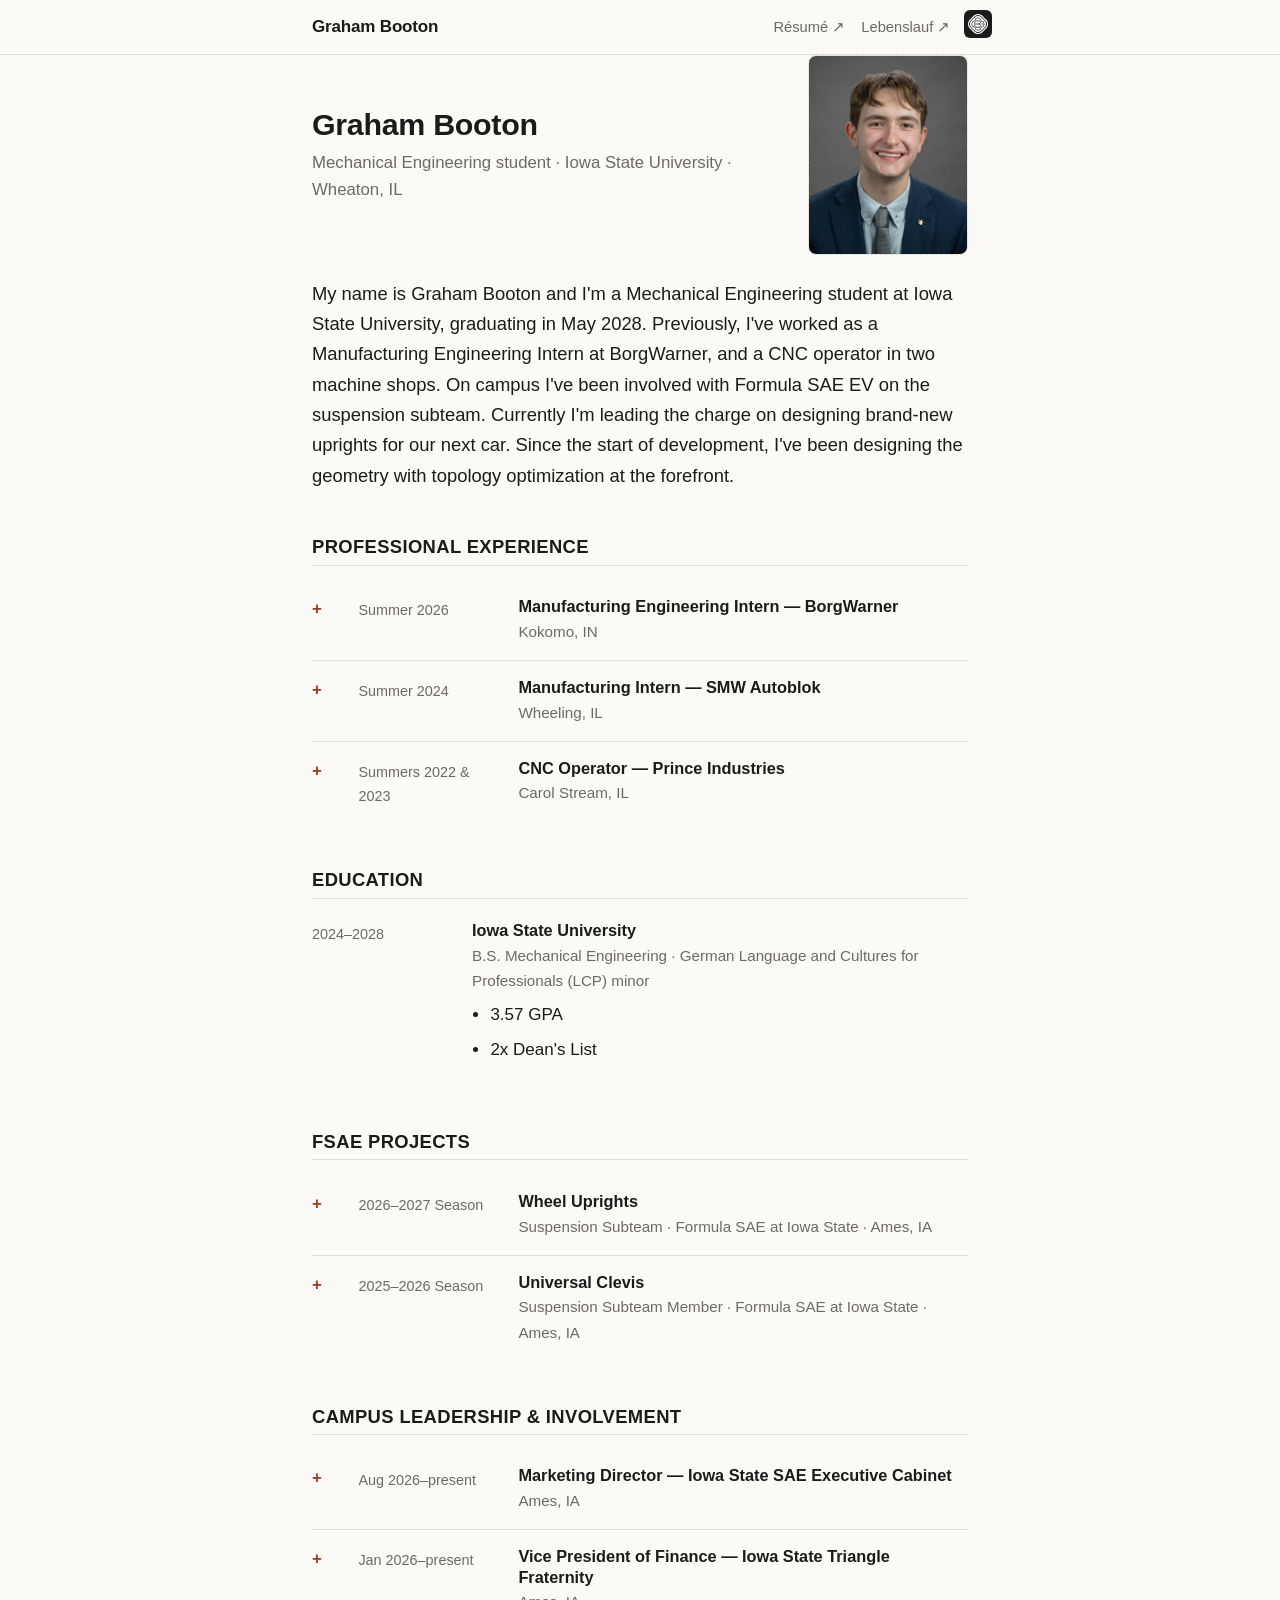
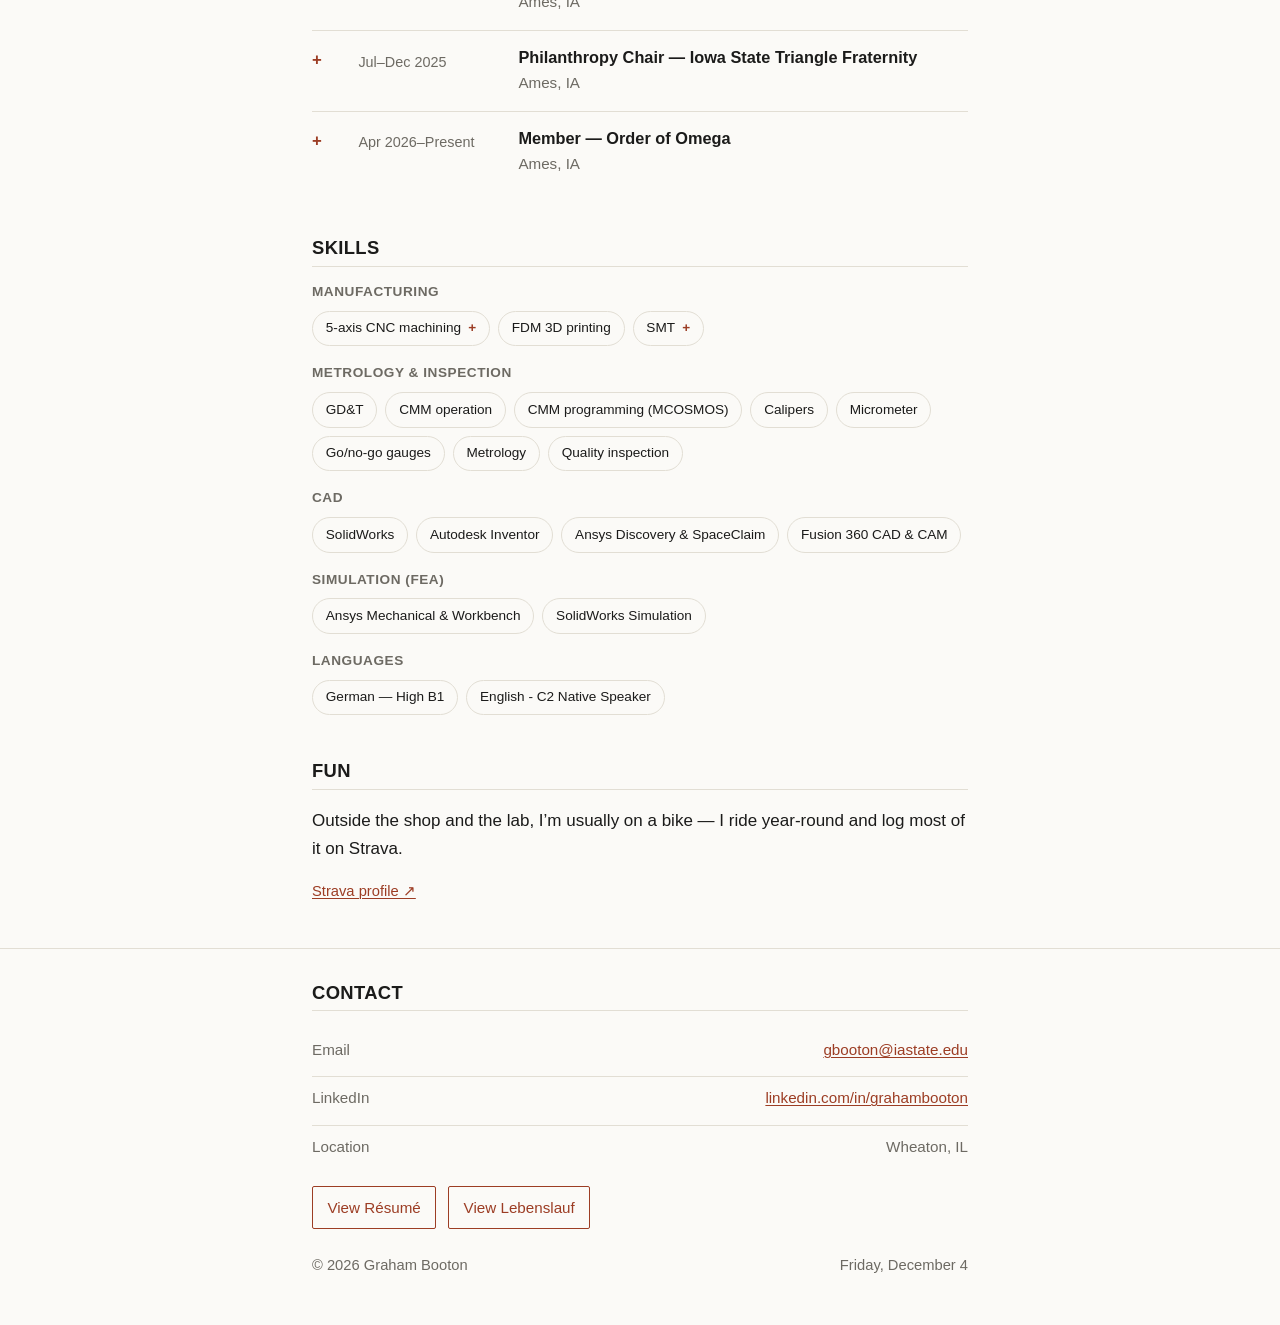
<file: index.html>
<!DOCTYPE html>
<html lang="en">
<head>
  <meta charset="utf-8">
  <meta name="viewport" content="width=device-width, initial-scale=1">
  <title>Graham Booton — Mechanical Engineering</title>
  <meta name="description" content="Graham Booton — Mechanical Engineering student at Iowa State University. Manufacturing, metrology, FEA, and Formula SAE.">
  <link rel="stylesheet" href="styles.css">
  <link rel="icon" type="image/png" href="favicon.png">
</head>
<body>

<!-- ======================================================================
     HEADER / NAV — a similar header sits at the top of resume.html and
     lebenslauf.html. If you change a nav link, check all three files.
     ====================================================================== -->
<header class="site-header">
  <div class="wrap">
    <a class="name" href="index.html">Graham Booton</a>
    <nav class="site-nav">
      <a href="resume.html" target="_blank" rel="noopener">Résumé ↗</a>
      <a href="lebenslauf.html" target="_blank" rel="noopener">Lebenslauf ↗</a>
    </nav>
    <img class="site-mark" src="favicon.png" width="30" height="30" alt="" aria-hidden="true">
  </div>
</header>

<main class="wrap">

  <!-- ==================================================================
       SUMMARY / OBJECTIVE
       ================================================================== -->
  <section id="about">
    <div class="about-grid">
      <div class="about-text">
        <h1>Graham Booton</h1>
        <p class="tagline">Mechanical Engineering student · Iowa State University · Wheaton, IL</p>
      </div>

      <!-- PROFILE PHOTO: save your photo as assets/profile.jpg (portrait,
           roughly 4:5, ~800px wide is plenty). Until that file exists, the
           placeholder box below shows instead. For a .png, change the src. -->
      <div class="profile-photo">
        <img src="assets/profile.jpg" alt="Photo of Graham Booton" onerror="this.remove()">
      </div>
    </div>

    <p class="lede">
      My name is Graham Booton and I'm a Mechanical Engineering student at Iowa State University, graduating in May 2028. Previously, I've worked as a Manufacturing Engineering Intern at BorgWarner, and a CNC operator in two machine shops.

      On campus I've been involved with Formula SAE EV on the suspension subteam. Currently I'm leading the charge on designing brand-new uprights for our next car. Since the start of development, I've been designing the geometry with topology optimization at the forefront.
    </p>
  </section>

  <!-- ==================================================================
       PROFESSIONAL EXPERIENCE (reverse chronological)
       Each job is a <details class="entry">. Copy one block to add a job —
       the summary is the always-visible header (click, or the + icon, to
       expand); the bullets go in the div.details-body underneath.
       ================================================================== -->
  <section id="experience">
    <h2>Professional Experience</h2>

    <details class="entry">
      <summary>
        <span class="when">Summer 2026</span>
        <span class="title">
          <h3>Manufacturing Engineering Intern &mdash; BorgWarner</h3>
          <p class="where">Kokomo, IN</p>
        </span>
      </summary>
      <div class="details-body">
        <p class="detail-label">Description</p>
        <ul>
          <li>
            Designed an LVDT-based inspection station for dual-sided thickness
            measurement with a target repeatability of 5&nbsp;&micro;m,
            replacing a manual nine-point micrometer inspection &mdash;
            an estimated 70% cycle-time reduction, eliminating 5 labor
            hours per week.
          </li>
          <li>
            Supported production of prototype Viper power switches for
            next-gen EV inverters by operating SMT pick-and-place machinery
            and verifying quality through X-ray, ultrasound, and microscope
            inspection.
          </li>
        </ul>

        <p class="detail-label">Skills</p>
        <!-- SKILLS: add or remove <li> chips for this role -->
        <ul class="tags" aria-label="Skills used">
          <li>LVDT measurement</li>
          <li>Inspection station design</li>
          <li>SMT pick-and-place</li>
          <li>X-ray inspection</li>
          <li>Ultrasound inspection</li>
          <li>Microscopy</li>
        </ul>
      </div>
    </details>

    <details class="entry">
      <summary>
        <span class="when">Summer 2024</span>
        <span class="title">
          <h3>Manufacturing Intern &mdash; SMW Autoblok</h3>
          <p class="where">Wheeling, IL</p>
        </span>
      </summary>
      <div class="details-body">
        <p class="detail-label">Description</p>
        <ul>
          <li>
            Gained CMM expertise independently and trained staff to
            perform in-process inspections on the shop floor, eliminating
            dependence on an inspection lab with a 2&ndash;8 hour queue.
          </li>
          <li>Set up and operated Mazak and DMG Mori 5-axis machining centers.</li>
        </ul>

        <p class="detail-label">Skills</p>
        <!-- SKILLS: add or remove <li> chips for this role -->
        <ul class="tags" aria-label="Skills used">
          <li>CMM operation</li>
          <li>In-process inspection</li>
          <li>5-axis machining</li>
          <li>Staff training</li>
        </ul>

        <p class="detail-label">Equipment Operated</p>
        <ul class="tags" aria-label="Equipment operated">
          <li>Mitutoyo CRYSTA-PLUS M443 CMM</li>
          <li>Mazak VARIAXIS i-500 5-axis machining center</li>
          <li>Mazak MTV series vertical machining center</li>
        </ul>
      </div>
    </details>

    <details class="entry">
      <summary>
        <span class="when">Summers 2022 &amp; 2023</span>
        <span class="title">
          <h3>CNC Operator &mdash; Prince Industries</h3>
          <p class="where">Carol Stream, IL</p>
        </span>
      </summary>
      <div class="details-body">
        <p class="detail-label">Description</p>
        <ul>
          <li>Configured and operated mill/turn, Swiss, and vertical CNC machines.</li>
          <li>Performed in-process and final part inspections to ensure compliance with ISO standards.</li>
          <li>Worked in the metrology lab to evaluate rejected parts, and performed CNC rework to meet client specifications.</li>
        </ul>

        <p class="detail-label">Skills</p>
        <!-- SKILLS: add or remove <li> chips for this role -->
        <ul class="tags" aria-label="Skills used">
          <li>Mill/turn CNC</li>
          <li>Swiss CNC</li>
          <li>Vertical mills</li>
          <li>Metrology</li>
          <li>ISO compliance</li>
          <li>CNC rework</li>
        </ul>

        <p class="detail-label">Equipment Operated</p>
        <ul class="tags" aria-label="Equipment operated">
          <li>Eurotech Elite Trofeo double spindle mill/turn machine</li>
          <li>Various Haas VF series vertical machining centers</li>
          <li>Mazak Multiplex 6200 gantry lathe turning center</li>
        </ul>
      </div>
    </details>
  </section>

  <!-- ==================================================================
       EDUCATION
       ================================================================== -->
  <section id="education">
    <h2>Education</h2>
    <div class="entry">
      <div class="when">2024&ndash;2028</div>
      <div class="what">
        <h3>Iowa State University</h3>
        <p class="where">B.S. Mechanical Engineering · German Language and Cultures for Professionals (LCP) minor</p>
        <ul>
          <li>3.57 GPA</li>
          <li>2x Dean's List</li>
        </ul>
      </div>
    </div>
  </section>

  <!-- ==================================================================
       FSAE PROJECTS (newest season first)
       Same <details class="entry"> pattern as Professional Experience.
       Copy a block to add a project; edit the season in .when and the
       project name in the <h3>.
       ================================================================== -->
  <section id="fsae">
    <h2>FSAE Projects</h2>

    <details class="entry">
      <summary>
        <span class="when">2026&ndash;2027 Season</span>
        <span class="title">
          <h3>Wheel Uprights</h3>
          <p class="where">Suspension Subteam · Formula SAE at Iowa State · Ames, IA</p>
        </span>
      </summary>
      <div class="details-body">
        <p class="detail-label">Description</p>
        <ul>
          <li>
            Currently leading design iteration and consolidation of front and
            rear wheel uprights, involving coordination across four subteams
            to ensure manufacturability, component packaging, and structural
            requirements, validating in Ansys Mechanical FEA.
          </li>
          <!-- Add more bullets here as the design progresses -->
        </ul>

        <p class="detail-label">Skills</p>
        <!-- SKILLS: add or remove <li> chips for this project -->
        <ul class="tags" aria-label="Skills used">
          <li>Topology optimization</li>
        </ul>
      </div>
    </details>

    <details class="entry">
      <summary>
        <span class="when">2025&ndash;2026 Season</span>
        <span class="title">
          <h3>Universal Clevis</h3>
          <p class="where">Suspension Subteam Member · Formula SAE at Iowa State · Ames, IA</p>
        </span>
      </summary>
      <div class="details-body">
        <p class="detail-label">Description</p>
        <ul>
          <li>
            Designed the team&rsquo;s first universal clevis connecting the
            A-arms to the chassis, reducing unique part numbers from 7 to 1
            and decreasing manufacturing time by 4 hours, validated by 16
            vehicle-dynamics-derived load cases in Ansys Mechanical FEA.
          </li>
          <li>Created technical documentation for competition RFQ, including engineering drawings.</li>
        </ul>

        <p class="detail-label">Skills</p>
        <!-- SKILLS: add or remove <li> chips for this project -->
        <ul class="tags" aria-label="Skills used">
          <li>Ansys Mechanical</li>
          <li>FEA</li>
          <li>Load case analysis</li>
          <li>Part consolidation</li>
          <li>Engineering drawings</li>
          <li>Technical documentation</li>
        </ul>
      </div>
    </details>
  </section>

  <!-- ==================================================================
       CAMPUS LEADERSHIP & INVOLVEMENT (reverse chronological)
       Same <details class="entry"> pattern as Professional Experience.
       ================================================================== -->
  <section id="leadership">
    <h2>Campus Leadership &amp; Involvement</h2>

    <details class="entry">
      <summary>
        <span class="when">Aug 2026&ndash;present</span>
        <span class="title">
          <h3>Marketing Director &mdash; Iowa State SAE Executive Cabinet</h3>
          <p class="where">Ames, IA</p>
        </span>
      </summary>
      <div class="details-body">
        <p class="detail-label">Description</p>
        <ul>
          <li>Elected by peers to coordinate outreach for the SAE Formula, Baja, Aero, and Clean Snowmobile teams.</li>
        </ul>

        <p class="detail-label">Skills</p>
        <!-- SKILLS: add or remove <li> chips for this role -->
        <ul class="tags" aria-label="Skills used">
          <li>Outreach</li>
          <li>Team coordination</li>
        </ul>
      </div>
    </details>

    <details class="entry">
      <summary>
        <span class="when">Jan 2026&ndash;present</span>
        <span class="title">
          <h3>Vice President of Finance &mdash; Iowa State Triangle Fraternity</h3>
          <p class="where">Ames, IA</p>
        </span>
      </summary>
      <div class="details-body">
        <p class="detail-label">Description</p>
        <ul>
          <li>Collect $550,000 in accounts receivable for a 50-tenant commercial property and a 110-member fraternity.</li>
          <li>Allocate grant funds in compliance with 501(c)(3) regulations.</li>
        </ul>

        <p class="detail-label">Skills</p>
        <!-- SKILLS: add or remove <li> chips for this role -->
        <ul class="tags" aria-label="Skills used">
          <li>Accounts receivable</li>
          <li>Grant allocation</li>
          <li>501(c)(3) compliance</li>
        </ul>
      </div>
    </details>

    <details class="entry">
      <summary>
        <span class="when">Jul&ndash;Dec 2025</span>
        <span class="title">
          <h3>Philanthropy Chair &mdash; Iowa State Triangle Fraternity</h3>
          <p class="where">Ames, IA</p>
        </span>
      </summary>
      <div class="details-body">
        <p class="detail-label">Description</p>
        <ul>
          <li>Planned an event that raised over $4,700 for the Jeremy Onyango Memorial Scholarship.</li>
        </ul>

        <p class="detail-label">Skills</p>
        <!-- SKILLS: add or remove <li> chips for this role -->
        <ul class="tags" aria-label="Skills used">
          <li>Event planning</li>
          <li>Fundraising</li>
        </ul>
      </div>
    </details>

    <details class="entry">
      <summary>
        <span class="when">Apr 2026&ndash;Present</span>
        <span class="title">
          <h3>Member &mdash; Order of Omega</h3>
          <p class="where">Ames, IA</p>
        </span>
      </summary>
      <div class="details-body">
        <ul>
          <li>Selected to be initiated into an Iowa State Greek Honor Society that values character, scholarship, service and leadership.</li>
        </ul>
        <!-- SKILLS: add or remove <li> chips for this role -->
        <ul class="tags" aria-label="Skills used">
          <li>Service</li>
          <li>Leadership</li>
        </ul>
      </div>
    </details>
  </section>

  <!-- ==================================================================
       SKILLS
       Add a new skill by adding an <li> to the relevant list.
       Group order: Manufacturing, Metrology & Inspection, CAD,
       Simulation (FEA), Languages.
       (Microsoft Office was in the old "Technical" group and has no home
       in these five — re-add it wherever you like.)
       ================================================================== -->
  <section id="skills">
    <h2>Skills</h2>

    <div class="skill-group">
      <h3>Manufacturing</h3>
      <ul class="tags">
        <!-- Expandable skills (5-axis CNC, SMT): click to show sub-skills.
             Add or remove <li> items in the inner <ul class="subskills">. -->
        <li class="has-sub">
          <details class="skill-expand">
            <summary>5-axis CNC machining</summary>
            <ul class="subskills">
              <li>Mazak</li>
              <li>DMG Mori</li>
              <li>Haas</li>
              <li>Fanuc</li>
              <li>Eurotech</li>
            </ul>
          </details>
        </li>
        <li>FDM 3D printing</li>
        <li class="has-sub">
          <details class="skill-expand">
            <summary>SMT</summary>
            <ul class="subskills">
              <li>Solder paste printing</li>
              <li>Pick-and-place</li>
              <li title="Automated optical inspection">AOI</li>
              <li>Solder reflow</li>
            </ul>
          </details>
        </li>
      </ul>
    </div>

    <div class="skill-group">
      <h3>Metrology &amp; Inspection</h3>
      <ul class="tags">
        <li>GD&amp;T</li>
        <li>CMM operation</li>
        <li>CMM programming (MCOSMOS)</li>
        <li>Calipers</li>
        <li>Micrometer</li>
        <li>Go/no-go gauges</li>
        <li>Metrology</li>
        <li>Quality inspection</li>
      </ul>
    </div>

    <div class="skill-group">
      <h3>CAD</h3>
      <ul class="tags">
        <li>SolidWorks</li>
        <li>Autodesk Inventor</li>
        <li>Ansys Discovery &amp; SpaceClaim</li>
        <li>Fusion 360 CAD &amp; CAM</li>
      </ul>
    </div>

    <div class="skill-group">
      <h3>Simulation (FEA)</h3>
      <ul class="tags">
        <li>Ansys Mechanical &amp; Workbench</li>
        <li>SolidWorks Simulation</li>
      </ul>
    </div>

    <div class="skill-group">
      <h3>Languages</h3>
      <ul class="tags">
        <li>German — High B1</li>
        <li>English - C2 Native Speaker</li>
      </ul>
    </div>
  </section>

  <!-- ==================================================================
       FUN
       ================================================================== -->
  <section id="fun">
    <h2>Fun</h2>
    <p>
      Outside the shop and the lab, I&rsquo;m usually on a bike &mdash; I ride
      year-round and log most of it on Strava.
    </p>
    <p class="small">
      <!-- Replace the # below with your Strava profile URL -->
      <a href="#" target="_blank" rel="noopener">Strava profile ↗</a>
    </p>
  </section>

</main>

<!-- ======================================================================
     FOOTER / CONTACT
     ====================================================================== -->
<footer class="site-footer">
  <div class="wrap">
    <h2 id="contact">Contact</h2>
    <ul class="stack">
      <li><span>Email</span><span><a href="mailto:gbooton@iastate.edu">gbooton@iastate.edu</a></span></li>
      <li><span>LinkedIn</span><span><a href="https://linkedin.com/in/grahambooton">linkedin.com/in/grahambooton</a></span></li>
      <li><span>Location</span><span>Wheaton, IL</span></li>
    </ul>
    <p class="btn-row" style="margin-top:1.2rem">
      <a class="btn" href="resume.html" target="_blank" rel="noopener">View Résumé</a>
      <a class="btn" href="lebenslauf.html" target="_blank" rel="noopener">View Lebenslauf</a>
    </p>
    <p class="small footer-meta">
      <span>&copy; <span id="year">2026</span> Graham Booton</span>
      <span id="today"></span>
    </p>
  </div>
</footer>

<script>
  // Footer: current year, and today's date (e.g. "Sunday, October 25").
  var now = new Date();
  document.getElementById('year').textContent = now.getFullYear();
  document.getElementById('today').textContent =
    now.toLocaleDateString('en-US', { weekday: 'long', month: 'long', day: 'numeric' });
</script>

</body>
</html>
</file>
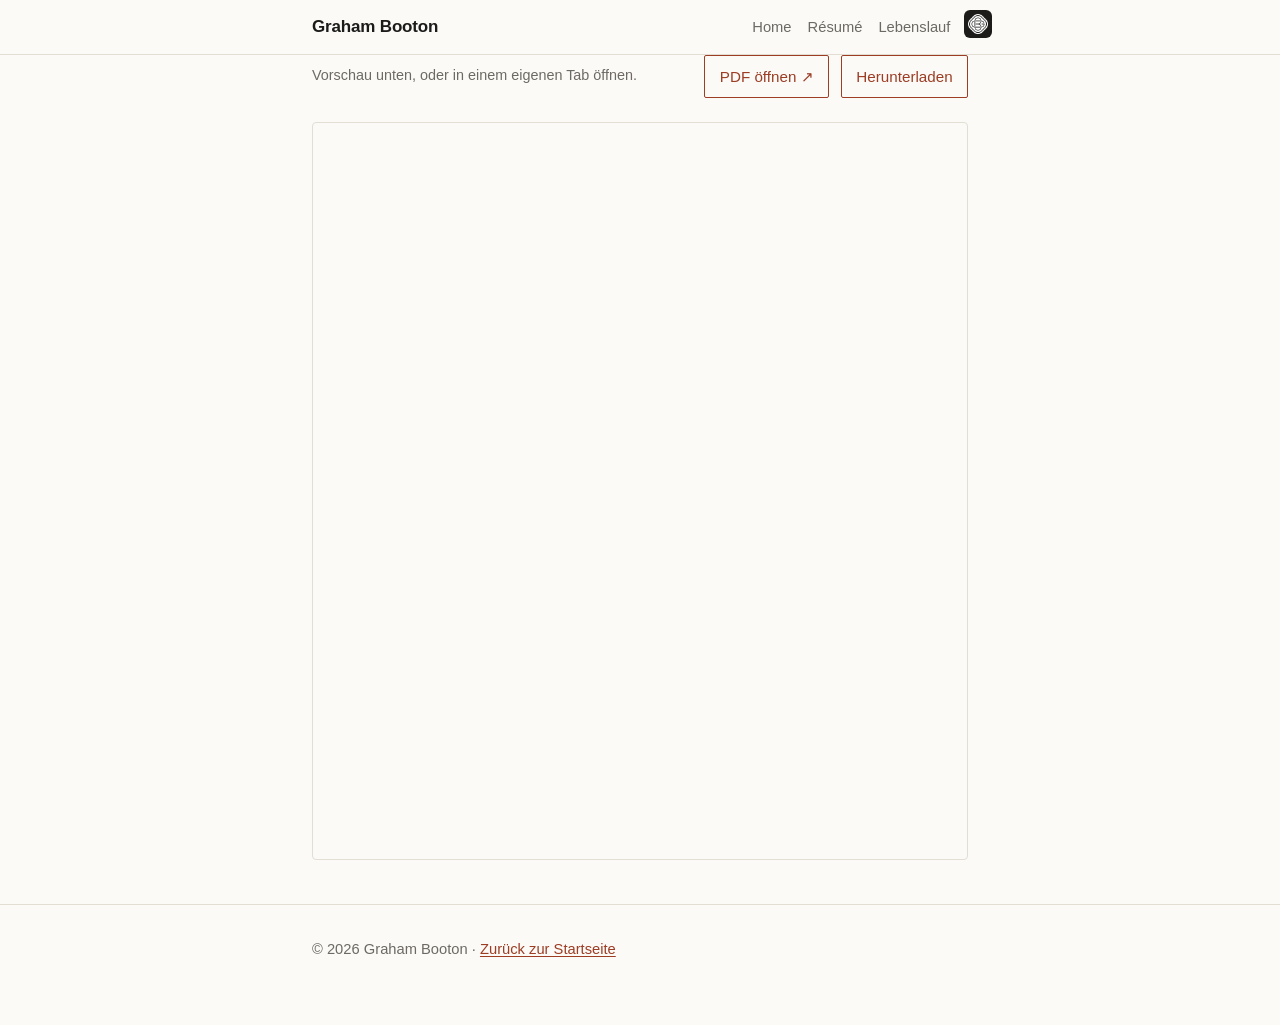
<file: lebenslauf.html>
<!DOCTYPE html>
<html lang="de">
<head>
  <meta charset="utf-8">
  <meta name="viewport" content="width=device-width, initial-scale=1">
  <title>Lebenslauf — Graham Booton</title>
  <meta name="description" content="Lebenslauf von Graham Booton, Maschinenbaustudent an der Iowa State University.">
  <link rel="stylesheet" href="styles.css">
  <link rel="icon" type="image/png" href="favicon.png">
</head>
<body>

<header class="site-header">
  <div class="wrap">
    <a class="name" href="index.html">Graham Booton</a>
    <nav class="site-nav">
      <a href="index.html">Home</a>
      <a href="resume.html">Résumé</a>
      <a href="lebenslauf.html">Lebenslauf</a>
    </nav>
    <img class="site-mark" src="favicon.png" width="30" height="30" alt="" aria-hidden="true">
  </div>
</header>

<main class="wrap">

  <div class="doc-toolbar">
    <p>Vorschau unten, oder in einem eigenen Tab öffnen.</p>
    <p class="btn-row">
      <a class="btn" href="assets/lebenslauf.pdf" target="_blank" rel="noopener">PDF öffnen ↗</a>
      <a class="btn" href="assets/lebenslauf.pdf" download>Herunterladen</a>
    </p>
  </div>

  <!-- To update: drop the finalized PDF at assets/Graham-Booton-Lebenslauf.pdf
       (this exact filename) — nothing else on this page needs to change.
       Until that file exists, the preview below will show as empty/broken. -->
  <div class="pdf-frame">
    <iframe src="assets/lebenslauf.pdf" title="Lebenslauf von Graham Booton (PDF)">
      <p class="fallback">
        Ihr Browser kann PDFs nicht direkt anzeigen.
        <a href="assets/lebenslauf.pdf">Lebenslauf herunterladen (PDF)</a>
      </p>
    </iframe>
  </div>

</main>

<footer class="site-footer">
  <div class="wrap">
    <p class="small">&copy; <span id="year">2026</span> Graham Booton &middot; <a href="index.html">Zurück zur Startseite</a></p>
  </div>
</footer>

<script>
  document.getElementById('year').textContent = new Date().getFullYear();
</script>

</body>
</html>
</file>
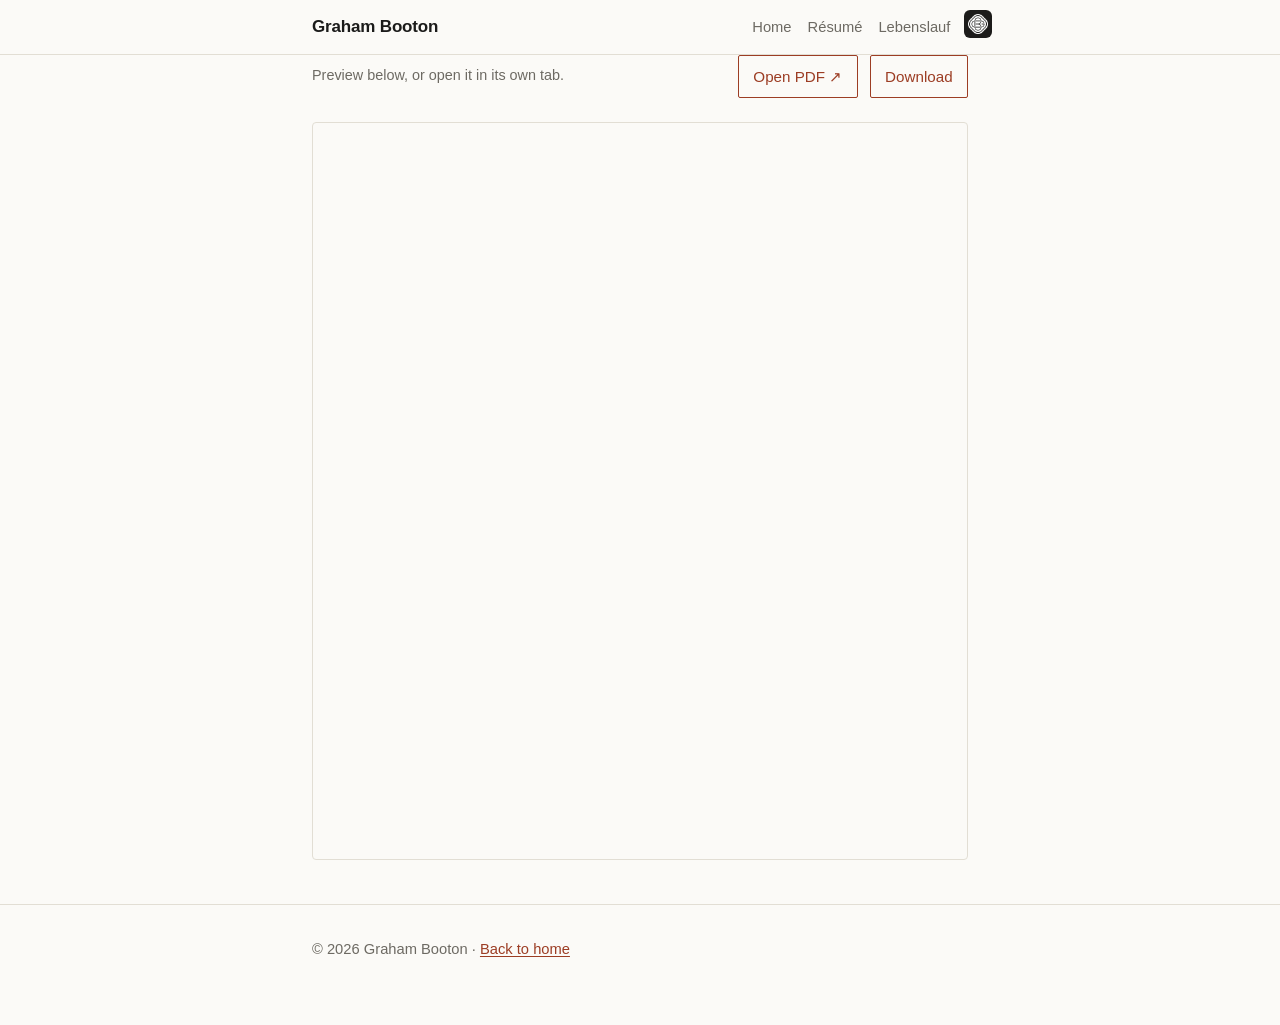
<file: resume.html>
<!DOCTYPE html>
<html lang="en">
<head>
  <meta charset="utf-8">
  <meta name="viewport" content="width=device-width, initial-scale=1">
  <title>Résumé — Graham Booton</title>
  <meta name="description" content="Résumé for Graham Booton, Mechanical Engineering student at Iowa State University.">
  <link rel="stylesheet" href="styles.css">
  <link rel="icon" type="image/png" href="favicon.png">
</head>
<body>

<header class="site-header">
  <div class="wrap">
    <a class="name" href="index.html">Graham Booton</a>
    <nav class="site-nav">
      <a href="index.html">Home</a>
      <a href="resume.html">Résumé</a>
      <a href="lebenslauf.html">Lebenslauf</a>
    </nav>
    <img class="site-mark" src="favicon.png" width="30" height="30" alt="" aria-hidden="true">
  </div>
</header>

<main class="wrap">

  <div class="doc-toolbar">
    <p>Preview below, or open it in its own tab.</p>
    <p class="btn-row">
      <a class="btn" href="assets/Graham-Booton-Resume.pdf" target="_blank" rel="noopener">Open PDF ↗</a>
      <a class="btn" href="assets/Graham-Booton-Resume.pdf" download>Download</a>
    </p>
  </div>

  <!-- To update: replace assets/Graham-Booton-Resume.pdf with the new file
       (keep this exact filename) — nothing else on this page needs to change. -->
  <div class="pdf-frame">
    <iframe src="assets/Graham-Booton-Resume.pdf" title="Graham Booton résumé PDF">
      <p class="fallback">
        Your browser can&rsquo;t preview PDFs inline.
        <a href="assets/Graham-Booton-Resume.pdf">Download the résumé (PDF)</a> instead.
      </p>
    </iframe>
  </div>

</main>

<footer class="site-footer">
  <div class="wrap">
    <p class="small">&copy; <span id="year">2026</span> Graham Booton &middot; <a href="index.html">Back to home</a></p>
  </div>
</footer>

<script>
  document.getElementById('year').textContent = new Date().getFullYear();
</script>

</body>
</html>
</file>
<file: styles.css>
/* ==========================================================================
   Graham Booton — portfolio
   Single stylesheet, shared by index.html, resume.html, and lebenslauf.html.
   You should rarely need to touch this file to update content; edit the
   HTML instead. Colors and spacing live in :root below.
   ========================================================================== */

:root {
  --bg:        #fbfaf7;
  --text:      #1b1b1a;
  --muted:     #6d6a63;
  --rule:      #e2ded4;
  --accent:    #9c3d24;   /* rust — used only for links & small accents */
  --accent-2:  #7a2f1c;
  --maxw:      44rem;
  --gap:       2.75rem;   /* vertical rhythm between sections */
  --font: -apple-system, BlinkMacSystemFont, "Segoe UI", Roboto, Helvetica,
          Arial, "Apple Color Emoji", "Segoe UI Emoji", sans-serif;
}

@media (prefers-color-scheme: dark) {
  :root {
    --bg:     #16161a;
    --text:   #e8e6e0;
    --muted:  #9c988e;
    --rule:   #2e2e34;
    --accent: #e0a08c;
    --accent-2:#f0c3b3;
  }
}

/* ---------- base ---------------------------------------------------------- */
* { box-sizing: border-box; }

html { -webkit-text-size-adjust: 100%; }

body {
  margin: 0;
  background: var(--bg);
  color: var(--text);
  font-family: var(--font);
  font-size: 1.0625rem;
  line-height: 1.65;
  -webkit-font-smoothing: antialiased;
}

.wrap {
  max-width: var(--maxw);
  margin: 0 auto;
  padding: 0 1.5rem;
}

a {
  color: var(--accent);
  text-decoration: underline;
  text-underline-offset: 2px;
  text-decoration-thickness: 1px;
}
a:hover { color: var(--accent-2); }

h1, h2, h3 { line-height: 1.25; font-weight: 650; }
h1 { font-size: 1.9rem; margin: 0 0 .35rem; letter-spacing: -0.01em; }
h2 {
  font-size: 1.15rem;
  margin: 0 0 1.1rem;
  padding-bottom: .4rem;
  border-bottom: 1px solid var(--rule);
  letter-spacing: .02em;
  text-transform: uppercase;
}
h3 { font-size: 1.02rem; margin: 0 0 .15rem; }

p { margin: 0 0 1rem; }
ul { margin: 0 0 1rem; padding-left: 1.15rem; }
li { margin: 0 0 .4rem; }

.muted { color: var(--muted); }
.small { font-size: .92rem; }

/* ---------- header / nav ----------------------------------------------- */
.site-header {
  position: sticky;
  top: 0;
  z-index: 10;
  background: color-mix(in srgb, var(--bg) 92%, transparent);
  backdrop-filter: saturate(180%) blur(8px);
  border-bottom: 1px solid var(--rule);
}
.site-header .wrap {
  position: relative;
  display: flex;
  flex-wrap: wrap;
  align-items: baseline;
  justify-content: space-between;
  gap: .4rem 3rem;
  padding-top: .8rem;
  padding-bottom: .8rem;
  padding-right: 2.6rem; /* keep text clear of the corner mark */
}
.site-header .name {
  font-weight: 650;
  color: var(--text);
  text-decoration: none;
  letter-spacing: -0.01em;
}
.site-nav {
  display: flex;
  flex-wrap: wrap;
  gap: .1rem 1rem;
  font-size: .92rem;
}
.site-nav a {
  color: var(--muted);
  text-decoration: none;
}
.site-nav a:hover { color: var(--accent); }

/* favicon mark, pinned to the top-right corner of the header. Fixed dark
   backing (not a theme variable) so the white logo stays visible whether
   the page is in light or dark mode. */
.site-mark {
  position: absolute;
  top: .6rem;
  right: 0;
  width: 28px;
  height: 28px;
  padding: 4px;
  box-sizing: border-box;
  background: #1c1b1a;
  border-radius: 6px;
}

/* ---------- layout ------------------------------------------------------ */
main { padding: var(--gap) 0 1rem; }
section { margin-bottom: var(--gap); scroll-margin-top: 4.5rem; }

.lede { font-size: 1.15rem; }

.tagline { color: var(--muted); margin: 0 0 1.4rem; font-size: 1.05rem; }

/* intro text with a profile photo slot on the right */
.about-grid {
  display: grid;
  grid-template-columns: 1fr 10rem;
  gap: 1.5rem 2rem;
  align-items: center;
  margin-bottom: 1.5rem;
}
.about-text > :last-child { margin-bottom: 0; }

/* Shows a dashed placeholder until assets/profile.jpg exists (the <img>
   removes itself if the file is missing). */
.profile-photo {
  position: relative;
  aspect-ratio: 4 / 5;
  border: 1px dashed var(--rule);
  border-radius: 8px;
  background: color-mix(in srgb, var(--rule) 35%, transparent);
  overflow: hidden;
}
.profile-photo::before {
  content: "Photo";
  position: absolute;
  inset: 0;
  display: grid;
  place-items: center;
  color: var(--muted);
  font-size: .85rem;
  letter-spacing: .04em;
  text-transform: uppercase;
}
.profile-photo img {
  position: absolute;
  inset: 0;
  width: 100%;
  height: 100%;
  object-fit: cover;
}

/* shared separator between entries, whether <div> or <details> */
.entry { border-top: 1px solid var(--rule); }
.entry:first-of-type { border-top: 0; }

/* two-column rows: date on the left, content on the right (Education, FSAE) */
div.entry {
  display: grid;
  grid-template-columns: 8.5rem 1fr;
  gap: .25rem 1.5rem;
  padding: 1rem 0;
}
div.entry:first-of-type { padding-top: .25rem; }
div.entry .when {
  color: var(--muted);
  font-size: .9rem;
  padding-top: .15rem;
}
div.entry .what > :last-child { margin-bottom: 0; }
div.entry .where { color: var(--muted); font-size: .95rem; margin: 0 0 .5rem; }
div.entry ul { margin-bottom: 0; }

/* collapsible rows, opened via the + icon (Professional Experience, Leadership) */
details.entry { padding: .2rem 0; }
details.entry:first-of-type { padding-top: 0; }
details.entry summary {
  display: grid;
  grid-template-columns: 1.4rem 8.5rem 1fr;
  grid-template-areas: "icon when title";
  align-items: start;
  gap: .2rem 1.5rem;
  padding: .8rem 0;
  cursor: pointer;
  list-style: none;
}
details.entry summary::-webkit-details-marker { display: none; }
details.entry summary::marker { content: ""; }
details.entry summary::before {
  grid-area: icon;
  content: "+";
  color: var(--accent);
  font-weight: 700;
  font-size: 1.05rem;
  line-height: 1.5;
}
details.entry[open] summary::before { content: "\2212"; }
details.entry summary .when { grid-area: when; color: var(--muted); font-size: .9rem; padding-top: .2rem; }
details.entry summary .title { grid-area: title; }
details.entry summary .title h3 { margin: 0 0 .15rem; }
details.entry summary .where { color: var(--muted); font-size: .95rem; margin: 0; }
details.entry summary:hover .title h3 { color: var(--accent); }
details.entry .details-body { padding: 0 0 1rem calc(1.4rem + 1.5rem); }
details.entry .details-body ul { margin-bottom: 0; }

/* compact definition-style list (contact, etc.) */
.stack { list-style: none; padding: 0; margin: 0 0 1rem; }
.stack li {
  display: grid;
  grid-template-columns: 1fr auto;
  gap: .25rem 1rem;
  padding: .5rem 0;
  border-top: 1px solid var(--rule);
}
.stack li:first-child { border-top: 0; }
.stack .when { color: var(--muted); font-size: .9rem; white-space: nowrap; }

/* skills tag chips */
.tags { list-style: none; padding: 0; margin: 0 0 1.2rem; display: flex; flex-wrap: wrap; gap: .5rem; }
.tags li {
  margin: 0;
  border: 1px solid var(--rule);
  border-radius: 999px;
  padding: .35rem .8rem;
  font-size: .85rem;
  color: var(--text);
  cursor: default;
  transition: transform .18s ease, border-color .18s ease, color .18s ease,
              box-shadow .18s ease, background-color .18s ease;
}
/* hover animation for every skill chip (site-wide and inside entries) */
.tags li:hover {
  transform: translateY(-2px);
  border-color: var(--accent);
  color: var(--accent);
  background-color: color-mix(in srgb, var(--accent) 10%, transparent);
  box-shadow: 0 3px 8px color-mix(in srgb, var(--accent) 22%, transparent);
}
@media (prefers-reduced-motion: reduce) {
  .tags li { transition: none; }
  .tags li:hover { transform: none; }
}

/* expandable skill chip (e.g. SMT): the <summary> is the chip, the sub-skills
   open beneath it. The outer <li> becomes a plain wrapper. */
.tags li.has-sub {
  padding: 0;
  border: 0;
  border-radius: 0;
  background: none;
  box-shadow: none;
  transform: none;
}
.tags li.has-sub:hover { background: none; box-shadow: none; transform: none; }
.tags li.has-sub:has(details[open]) { flex-basis: 100%; }
.skill-expand summary {
  display: inline-block;
  list-style: none;
  cursor: pointer;
  border: 1px solid var(--rule);
  border-radius: 999px;
  padding: .35rem .8rem;
  font-size: .85rem;
  color: var(--text);
  transition: transform .18s ease, border-color .18s ease, color .18s ease,
              box-shadow .18s ease, background-color .18s ease;
}
.skill-expand summary::-webkit-details-marker { display: none; }
.skill-expand summary::marker { content: ""; }
.skill-expand summary::after { content: "+"; margin-left: .45rem; color: var(--accent); font-weight: 700; }
.skill-expand[open] summary::after { content: "\2212"; }
.skill-expand summary:hover {
  transform: translateY(-2px);
  border-color: var(--accent);
  color: var(--accent);
  background-color: color-mix(in srgb, var(--accent) 10%, transparent);
  box-shadow: 0 3px 8px color-mix(in srgb, var(--accent) 22%, transparent);
}
.skill-expand .subskills {
  list-style: none;
  display: flex;
  flex-wrap: wrap;
  gap: .4rem;
  margin: .6rem 0 .2rem .9rem;
  padding: 0 0 0 .8rem;
  border-left: 2px solid var(--rule);
}
.skill-expand .subskills li { font-size: .8rem; padding: .2rem .65rem; }
@media (prefers-reduced-motion: reduce) {
  .skill-expand summary { transition: none; }
  .skill-expand summary:hover { transform: none; }
}

/* small section labels inside an expanded entry (Description / Skills / Equipment Operated) */
.detail-label {
  margin: 1.1rem 0 .4rem;
  font-size: .75rem;
  font-weight: 600;
  letter-spacing: .06em;
  text-transform: uppercase;
  color: var(--muted);
}
.details-body > .detail-label:first-child { margin-top: 0; }
.entry .detail-label + .tags { margin-top: .4rem; }

/* smaller chips under each job / project / role */
.entry .tags { margin: .9rem 0 0; gap: .4rem; }
.entry .tags li { font-size: .8rem; padding: .2rem .65rem; }
.skill-group { margin-bottom: 1rem; }
.skill-group h3 { font-size: .85rem; text-transform: uppercase; letter-spacing: .04em; color: var(--muted); font-weight: 600; margin-bottom: .6rem; }

/* buttons */
.btn-row { display: flex; flex-wrap: wrap; gap: .75rem; }
.btn {
  display: inline-block;
  border: 1px solid var(--accent);
  color: var(--accent);
  background: none;
  padding: .5rem .9rem;
  border-radius: 2px;
  text-decoration: none;
  font-size: .95rem;
  font-family: inherit;
  cursor: pointer;
}
.btn:hover { background: var(--accent); color: var(--bg); }

/* ---------- footer ------------------------------------------------------ */
.site-footer {
  border-top: 1px solid var(--rule);
  padding: 2rem 0 3rem;
  color: var(--muted);
  font-size: .95rem;
}
.site-footer h2 { color: var(--text); }
.footer-meta {
  display: flex;
  flex-wrap: wrap;
  justify-content: space-between;
  gap: .25rem 1rem;
  margin: 1.5rem 0 0;
}
.site-footer a { color: var(--accent); }

/* ---------- résumé / Lebenslauf preview pages --------------------------- */
.doc-toolbar {
  display: flex;
  flex-wrap: wrap;
  align-items: center;
  justify-content: space-between;
  gap: .75rem 1.5rem;
  margin-bottom: 1.5rem;
}
.doc-toolbar p { margin: 0; color: var(--muted); font-size: .9rem; }

.pdf-frame {
  border: 1px solid var(--rule);
  border-radius: 4px;
  overflow: hidden;
  height: 82vh;
  min-height: 32rem;
  margin-bottom: var(--gap);
}
.pdf-frame iframe {
  display: block;
  width: 100%;
  height: 100%;
  border: 0;
}
.pdf-frame .fallback { padding: 2rem; }

/* ---------- responsive -------------------------------------------------- */
@media (max-width: 34rem) {
  .about-grid { grid-template-columns: 1fr; }
  .profile-photo { order: -1; width: 8rem; }
  div.entry { grid-template-columns: 1fr; gap: .1rem; }
  div.entry .when { padding-top: 0; order: -1; }
  details.entry summary {
    grid-template-columns: 1.2rem 1fr;
    grid-template-areas:
      "icon title"
      ".    when";
  }
  details.entry .details-body { padding-left: calc(1.2rem + 1rem); }
  .stack li { grid-template-columns: 1fr; }
  h1 { font-size: 1.65rem; }
  .site-mark { width: 24px; height: 24px; }
  .pdf-frame { height: 70vh; }
}

/* ---------- print ------------------------------------- */
@media print {
  .site-header, .site-footer, .doc-toolbar { display: none; }
  a { color: inherit; text-decoration: none; }
  body { font-size: 11pt; }
}
</file>
